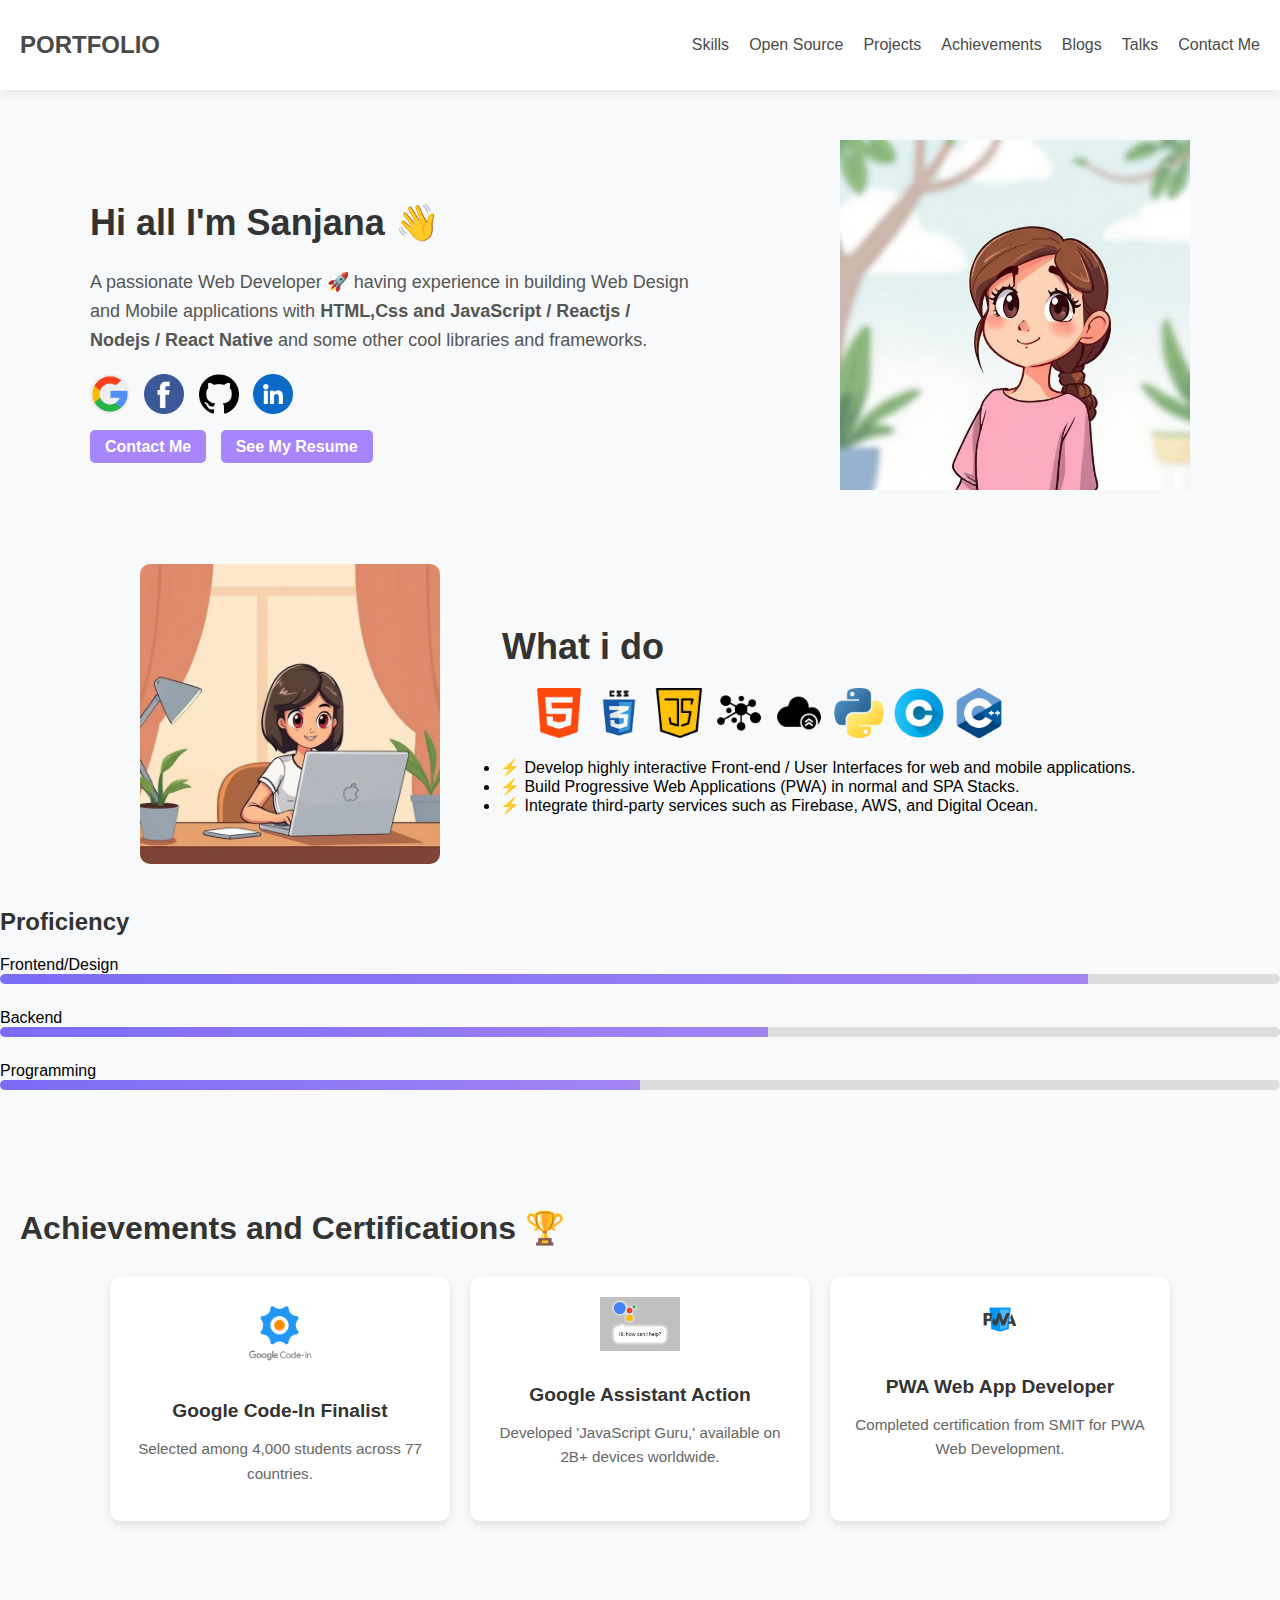
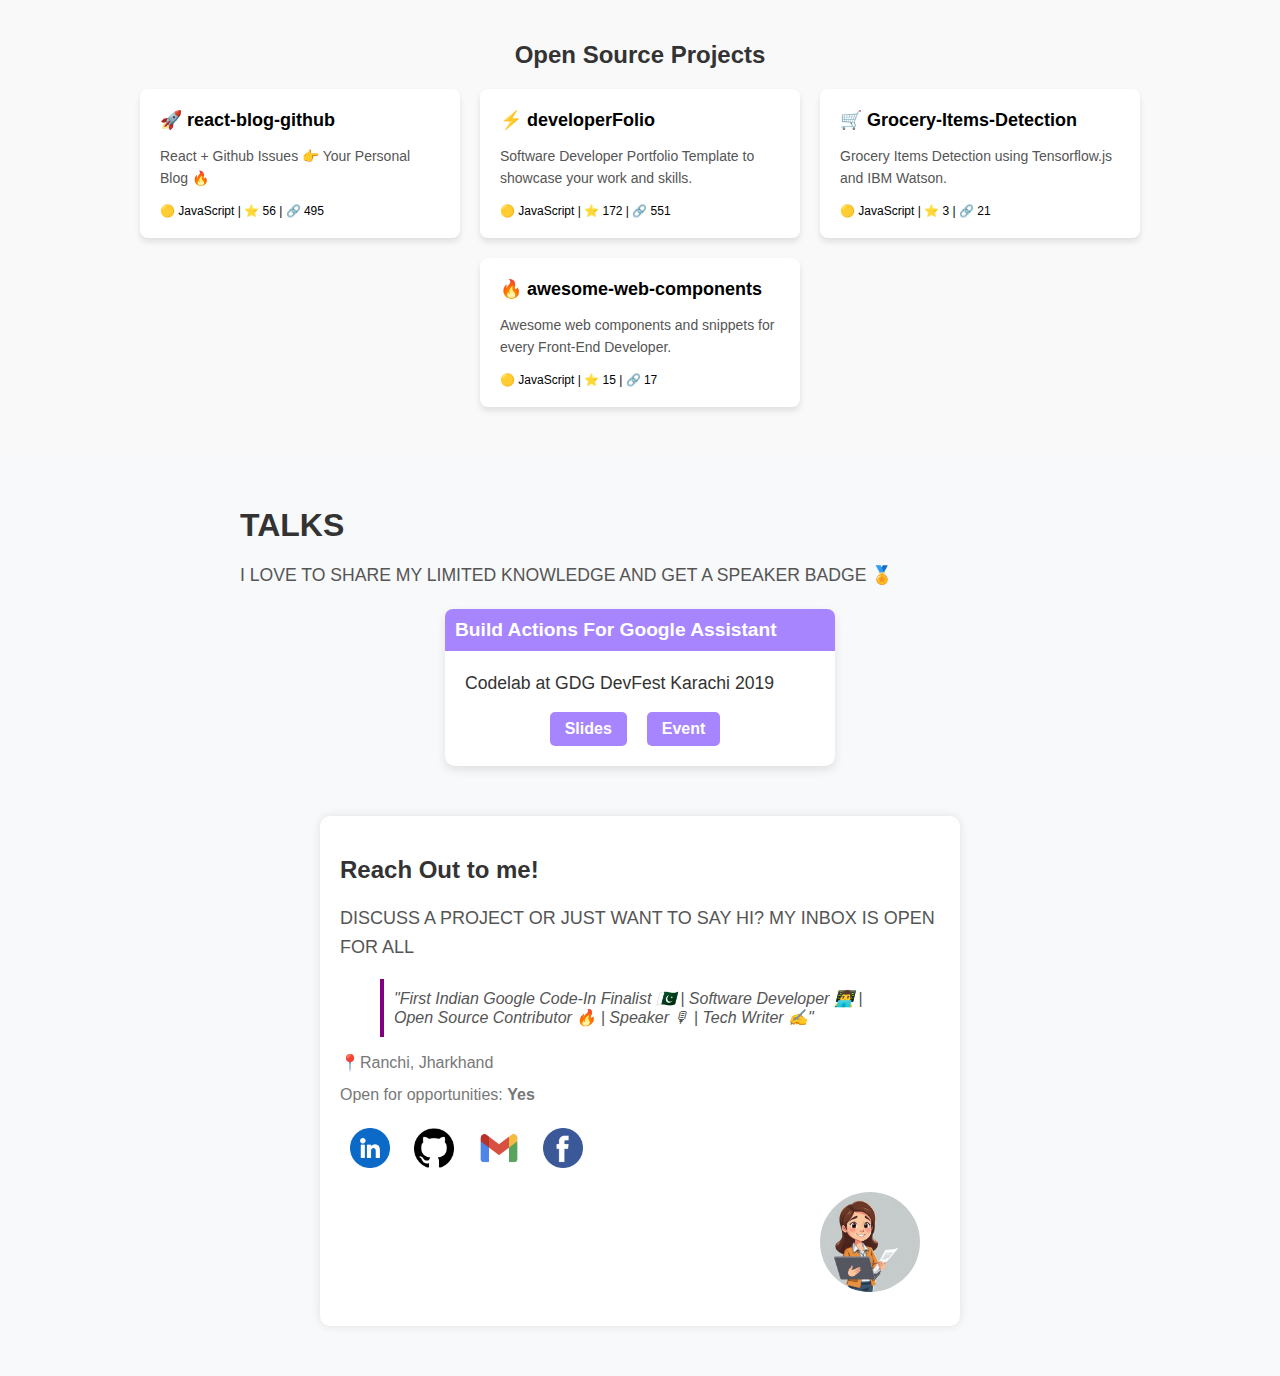
<file: CodeSoft/TASK1/index.html>
<!DOCTYPE html>
<html lang="en">
<head>
    <meta charset="UTF-8">
    <meta name="viewport" content="width=device-width, initial-scale=1.0">
    <title>Saad Pasta - Portfolio</title>
    <link rel="stylesheet" href="style.css">
</head>
<body>
    <header>
        <nav>
            <div class="logo">PORTFOLIO</div>
            <ul>
                <li><a href="#">Skills</a></li>
                <li><a href="#">Open Source</a></li>
                <li><a href="#">Projects</a></li>
                <li><a href="#">Achievements</a></li>
                <li><a href="#">Blogs</a></li>
                <li><a href="#">Talks</a></li>
                <li><a href="#">Contact Me</a></li>
            </ul>
        </nav>
    </header>

    <section class="hero">
        <div class="content">
            <h1>Hi all I'm Sanjana <span>👋</span></h1>
            <p>A passionate Web Developer 🚀 having experience in building Web Design and Mobile applications with <b>HTML,Css  and JavaScript / Reactjs / Nodejs / React Native</b> and some other cool libraries and frameworks.</p>
            <div class="social-icons">
                <a href="#"><img src="google.png" alt="Google"></a>
                <a href="#"><img src="facebook (1).png" alt="Facebook"></a>
                <a href="#"><img src="github.png" alt="GitHub"></a>
                <a href="#"><img src="linkedin.png" alt="LinkedIn"></a>
            </div>
            <div class="buttons">
                <a href="#" class="btn">Contact Me</a>
                <a href="#" class="btn resume">See My Resume</a>
            </div>
        </div>
        <div class="illustration">
            <img src="Profile.jpeg" alt="Illustration">
        </div>
    </section>

    <section id="skills">
        <div class="skills-container">
            <div class="skills-image">
             <img src="What i do.jpeg" alt="">
            </div>
            <div class="skills-content">
        <h1>What i do</h1>
        <div class="tech-icons">
            <img src="html-5.png" alt="HTML5">
            <img src="css3.png" alt="CSS3">
            <img src="java-script.png" alt="JavaScript">
            <img src="nodes.png" alt="Node.js">
            <img src="chevron.png" alt="AWS">
            <img src="python.png" alt="Python">
            <img src="letter-c.png" alt="C">
            <img src="c-.png" alt="C++">
        </div>
        <ul>
            <li>⚡ Develop highly interactive Front-end / User Interfaces for web and mobile applications.</li>
            <li>⚡ Build Progressive Web Applications (PWA) in normal and SPA Stacks.</li>
            <li>⚡ Integrate third-party services such as Firebase, AWS, and Digital Ocean.</li>
        </ul>
    </div>
    </div>
    </section>
    <!--<section id="experience">
    <div class="experience-container">
        <h1>Experience</h1>
        <div class="experience-item">
            <h3>Web Developer</h3>
            <p>Worked on frontend and backend development, integrating third-party services like Firebase and AWS.</p>
        </div>
        <div class="experience-item">
            <h3>Graphic Designer</h3>
            <p>Designed UI/UX elements, branding, and responsive layouts.</p>
        </div>
        <div class="exp-img">
            <img src="Proficiency.jpeg" alt="">
        </div>
    </div>
    </section>-->

    <div class="proficiency">
        <h2>Proficiency</h2>
        
        <div class="skill">
            <span>Frontend/Design</span>
            <div class="progress-bar">
                <div class="progress" style="width:85%;"></div>
            </div>
        </div>
    
        <div class="skill">
            <span>Backend</span>
            <div class="progress-bar">
                <div class="progress" style="width:60%;"></div>
            </div>
        </div>
    
        <div class="skill">
            <span>Programming</span>
            <div class="progress-bar">
                <div class="progress" style="width: 50%;"></div>
            </div>
        </div>
    </div>


    <section class="achievements">
        <h2>Achievements and Certifications <span>🏆</span></h2>
    
        <div class="certifications-container">
            <div class="cert-card">
                <img src="Google-code.png" alt="Google Code-In">
                <h3>Google Code-In Finalist</h3>
                <p>Selected among 4,000 students across 77 countries.</p>
            </div>
    
            <div class="cert-card">
                <img src="google assistant.jpg" alt="Google Assistant">
                <h3>Google Assistant Action</h3>
                <p>Developed 'JavaScript Guru,' available on 2B+ devices worldwide.</p>
            </div>
    
            <div class="cert-card">
                <img src="pwa-logo.png" alt="PWA Developer">
                <h3>PWA Web App Developer</h3>
                <p>Completed certification from SMIT for PWA Web Development.</p>
            </div>
        </div>
    </section>
    <section id="open-source-projects">
        <h2>Open Source Projects</h2>
        <div class="projects-container">
            <div class="project-card">
                <h3>🚀 react-blog-github</h3>
                <p>React + Github Issues 👉 Your Personal Blog 🔥</p>
                <span>🟡 JavaScript | ⭐ 56 | 🔗 495</span>
            </div>
            <div class="project-card">
                <h3>⚡ developerFolio</h3>
                <p>Software Developer Portfolio Template to showcase your work and skills.</p>
                <span>🟡 JavaScript | ⭐ 172 | 🔗 551</span>
            </div>
            <div class="project-card">
                <h3>🛒 Grocery-Items-Detection</h3>
                <p>Grocery Items Detection using Tensorflow.js and IBM Watson.</p>
                <span>🟡 JavaScript | ⭐ 3 | 🔗 21</span>
            </div>
            <div class="project-card">
                <h3>🔥 awesome-web-components</h3>
                <p>Awesome web components and snippets for every Front-End Developer.</p>
                <span>🟡 JavaScript | ⭐ 15 | 🔗 17</span>
            </div>
        </div>
    </section>
    <section class="talks">
        <h2>TALKS</h2>
        <p>I LOVE TO SHARE MY LIMITED KNOWLEDGE AND GET A SPEAKER BADGE 🏅</p>
        
        <div class="talk-card">
            <h3>Build Actions For Google Assistant</h3>
            <p>Codelab at GDG DevFest Karachi 2019</p>
            <div class="talk-buttons">
                <a href="#" class="btn">Slides</a>
                <a href="#" class="btn">Event</a>
            </div>
        </div>
    </section>
    <section class="contact">
        <div class="container">
            <h2>Reach Out to me!</h2>
            <p>DISCUSS A PROJECT OR JUST WANT TO SAY HI? MY INBOX IS OPEN FOR ALL</p>
            <blockquote>
                "First Indian Google Code-In Finalist 🇵🇰 | Software Developer 👨‍💻 | 
                Open Source Contributor 🔥 | Speaker 🎙 | Tech Writer ✍"
            </blockquote>

            <div class="location">
                <span>📍Ranchi, Jharkhand</span>
            </div>
            
            <p class="availability">Open for opportunities: <strong>Yes</strong></p>

            <div class="social-links">
                <a href="#"><img src="linkedin.png" alt="LinkedIn"></a>
                <a href="#"><img src="github.png" alt="GitHub"></a>
                <a href="#"><img src="communication.png" alt="Gmail"></a>
                <a href="#"><img src="facebook (1).png" alt="Facebook"></a>
            </div>

            <div class="profile-pic">
                <img src="Proficiency.jpeg" alt="Profile Picture">
            </div>
        </div>
    </section>

</body>
</html>
</file>
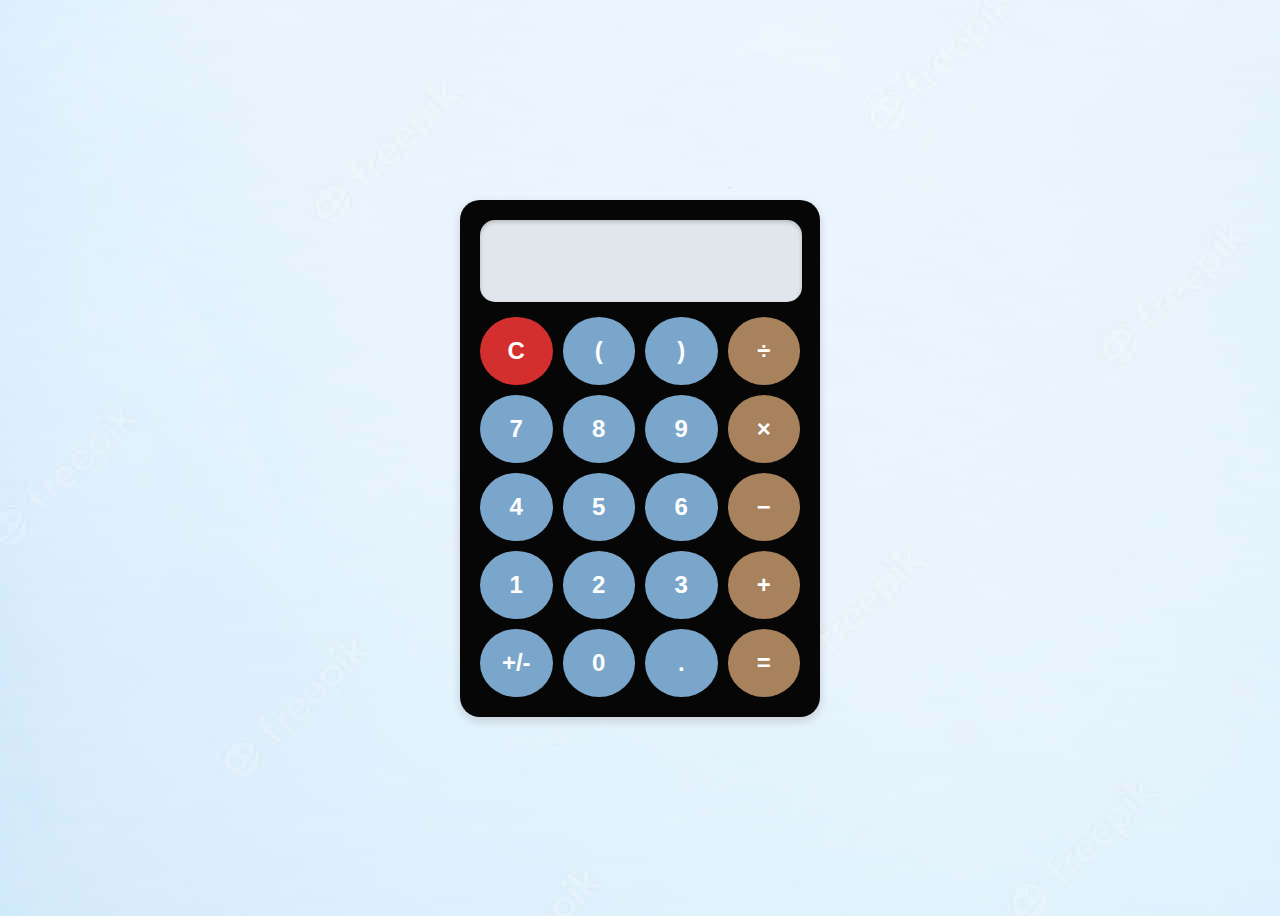
<file: CodeSoft/TASK3/index3.html>
<!DOCTYPE html>
<html lang="en">
<head>
    <meta charset="UTF-8">
    <meta name="viewport" content="width=device-width, initial-scale=1.0">
    <title>CALCULATOR</title>
    <link rel="stylesheet" href="style3.css">

</head>
<body>
    <div class="calculator">
        <input type="text" class="display" id="display" disabled>
        <div class="buttons">
            <button class="clear" onclick="clearDisplay()">C</button>
            <button onclick="appendToDisplay('(')">(</button>
            <button onclick="appendToDisplay(')')">)</button>
            <button class="operator" onclick="appendToDisplay('/')">&divide;</button>
            <button onclick="appendToDisplay('7')">7</button>
            <button onclick="appendToDisplay('8')">8</button>
            <button onclick="appendToDisplay('9')">9</button>
            <button class="operator" onclick="appendToDisplay('*')">&times;</button>
            <button onclick="appendToDisplay('4')">4</button>
            <button onclick="appendToDisplay('5')">5</button>
            <button onclick="appendToDisplay('6')">6</button>
            <button class="operator" onclick="appendToDisplay('-')">&minus;</button>
            <button onclick="appendToDisplay('1')">1</button>
            <button onclick="appendToDisplay('2')">2</button>
            <button onclick="appendToDisplay('3')">3</button>
            <button class="operator" onclick="appendToDisplay('+')">&plus;</button>
            <button onclick="appendToDisplay('+/-')">+/-</button>
            <button onclick="appendToDisplay('0')">0</button>
            <button onclick="appendToDisplay('.')">.</button>
            <button class="equals" onclick="calculate()">=</button>
        </div>
    </div>
    <script src="script3.js">
    </script>
</body>
</html>
</file>
<file: CodeSoft/TASK1/style.css>
/* Global Styles */
body {
    font-family: Arial, sans-serif;
    margin: 0;
    padding: 0;
    background-color: #f8f9fa;
}

/* Navigation */
nav {
    display: flex;
    justify-content: space-between;
    align-items: center;
    padding: 20px;
    background: white;
    box-shadow: 0px 2px 10px rgba(0, 0, 0, 0.1);
}

.logo {
    font-size: 24px;
    font-weight: bold;
    color: #4A4A4A;
}
.logo:hover{

    text-shadow: #974545;
}
nav ul {
    list-style: none;
    display: flex;
    gap: 20px;
}

nav ul li {
    display: inline;
}

nav ul li a {
    text-decoration: none;
    color: #4A4A4A;
    font-weight: 500;
}

/* Hero Section */
.hero {
    display: flex;
    align-items: center;
    justify-content: space-between;
    padding: 50px;
    max-width: 1100px;
    margin: auto;
}

.content {
    max-width: 600px;
}

h1 {
    font-size: 36px;
    color: #333;
}

p {
    font-size: 18px;
    color: #555;
    line-height: 1.6;
}

/* Social Icons */
.social-icons {
    margin: 20px 0;
}

.social-icons a img {
    width: 40px;
    margin-right: 10px;
    transition: transform 0.3s;
}

.social-icons a img:hover {
    transform: scale(1.1);
}

/* Buttons */
.buttons {
    margin-top: 20px;
}

.btn {
    padding: 10px 20px;
    text-decoration: none;
    font-weight: bold;
    border-radius: 5px;
    color: white;
    background-color: #6C63FF;
    margin-right: 10px;
    transition: 0.3s;
}

.btn:hover {
    background-color: #534ED9;
}

.resume {
    background-color: #FF6584;
}

.resume:hover {
    background-color: #D84C6A;
}

/* Illustration */
.illustration img {
    width: 350px;
    max-width: 100%;
}
#skills {
    padding: 20px;
    background: #f8f9fa;
}
.skills-container{
    display: flex;
    align-items:center;
    justify-content: space-between;
    max-width: 1000px;
    margin: auto;
}
.skills-container h1{
    display:flex;
    justify-content:right;
    flex-wrap:wrap;
    gap:1px;
    margin-bottom:20px;
    margin-right:70%;
}

.skills-image img{
    width: 300px;
    border-radius: 10px;
}
.skills-content{
    flex: 1;
    padding-left: 20px;
}
.tech-icons {
    display: flex;
    justify-content: right;
    flex-wrap: wrap;
    gap:10px;
    margin-bottom: 20px;
    margin-right:20%;
}

.tech-icons img {
    width: 50px;
    height: 50px;
}
/*
.experience {
    margin-top: 50px;
    padding: 50px;
    background-color: #f9f9f9;
    border-radius: 10px;
    max-width: 60px;
    font-size: 36px; 
    
}
.experience-container{
    flex-direction: column;
    text-align: left;
}



.experience h1{
    font-size: 24px;
    color: #333;
    margin-bottom: 200px;
    margin-top: 10px;

}
.experience-item {
    background: white;
    padding: 15px;
    margin-bottom: 20px;
    border-left: 4px solid #6a5acd;
    border-radius: 105px;
    height: fit-content;
    width: 47%;
    box-shadow: 2px 2px 10px rgba(0, 0, 0, 0.1);
}

.experience-item h3 {
    font-size: 18px;
    margin-bottom: 5px;
    color: #444;
}

.experience-item p {
    font-size: 14px;
    color: #666;
}
  */
  .proficiency {
    font-family: Arial, sans-serif;
}

.skill {
    margin-bottom: 25px;

}

.progress-bar {
    background: #ddd;
    border-radius: 10px;
    width: 100%;
    height: 10px;
    overflow: hidden;
}

.progress {
    height: 100%;
    background: linear-gradient(90deg, #7b6cf6, #a384f3);
    transition: width 1s ease-in-out;
}

/* Achievements Section */
.achievements {
    padding: 50px 20px;
}

.achievements h2 {
    font-size: 2em;
    color: #333;
}

.achievements p {
    color: #666;
    font-size: 1.1em;
}

/* Certifications Container */
.certifications-container {
    display: flex;
    justify-content: center;
    flex-wrap: wrap;
    gap: 20px;
    margin-top: 30px;
}

/* Certification Card */
.cert-card {
    background: white;
    padding: 20px;
    border-radius: 10px;
    box-shadow: 0 4px 8px rgba(0, 0, 0, 0.1);
    max-width: 300px;
    text-align: center;
    transition: transform 0.3s ease-in-out;
}

.cert-card:hover {
    transform: translateY(-5px);
}

.cert-card img {
    width: 80px;
    height: auto;
    margin-bottom: 10px;
}

.cert-card h3 {
    font-size: 1.2em;
    color: #333;
    margin-bottom: 10px;
}

.cert-card p {
    font-size: 0.95em;
    color: #555;
}
#open-source-projects {
    padding: 50px;
    text-align: center;
    background: #f9f9f9;
}

.projects-container {
    display: flex;
    flex-wrap: wrap;
    justify-content: center;
    gap: 20px;
}

.project-card {
    background: #fff;
    padding: 20px;
    border-radius: 8px;
    box-shadow: 0 4px 6px rgba(0, 0, 0, 0.1);
    width: 280px;
    text-align: left;
}

.project-card h3 {
    margin: 0;
    font-size: 18px;
}

.project-card p {
    font-size: 14px;
    color: #555;
}

.project-card span {
    display: block;
    margin-top: 10px;
    font-size: 12px;
    color: #777;
}

/* Talks Section */
.talks {
    margin: 50px auto;
    max-width: 800px;
}

.talks h2 {
    font-size: 2em;
    font-weight: bold;
    margin-bottom: 10px;
}

.talks p {
    color: #555;
    font-size: 1.1em;
    margin-bottom: 20px;
}

/* Talk Card */
.talk-card {
    background: #fff;
    padding: 20px;
    border-radius: 10px;
    box-shadow: 0px 4px 10px rgba(0, 0, 0, 0.1);
    width: 350px;
    margin: 0 auto;
}

.talk-card h3 {
    background: #a785ff;
    color: white;
    padding: 10px;
    border-radius: 8px 8px 0 0;
    margin: -20px -20px 15px -20px;
    font-size: 1.2em;
}

.talk-card p {
    color: #333;
    margin-bottom: 15px;
}

/* Buttons */
.talk-buttons {
    display: flex;
    justify-content: center;
    gap: 10px;
}

.btn {
    text-decoration: none;
    background: #a785ff;
    color: white;
    padding: 8px 15px;
    border-radius: 5px;
    font-size: 1em;
    transition: 0.3s;
}

.btn:hover {
    background: #8a5ef0;
}
.container {
    max-width: 600px;
    background: #fff;
    margin: 50px auto;
    padding: 20px;
    border-radius: 10px;
    box-shadow: 0px 0px 10px rgba(0, 0, 0, 0.1);
}

h2 {
    color: #333;
}

blockquote {
    font-style: italic;
    color: #555;
    padding: 10px;
    border-left: 4px solid purple;
}

.location, .availability {
    font-size: 16px;
    color: #777;
    margin-top: 10px;
}

.social-links {
    margin: 20px 0;
}

.social-links a img {
    width: 40px;
    margin: 0 10px;
    transition: 0.3s;
}

.social-links a img:hover {
    transform: scale(1.1);
}

.profile-pic img {
    width: 100px;
    border-radius: 50%;
    margin-left: 480px;
    margin-bottom: 10px;
    border: 3px solid purple;
}
</file>
<file: CodeSoft/TASK3/style3.css>
body {
    display: flex;
    justify-content: center;
    align-items: center;
    height: 100vh;
    background-image: url(calculator.jpg);
}
.calculator {
    width: 320px;
    background:#060606;

    padding: 20px;
    border-radius: 20px;
    box-shadow: 0 4px 10px rgba(77, 67, 67, 0.2);
    text-align: center;
}
.display {
    width: 100%;
    height: 80px;
    margin-bottom: 15px;
    font-size: 2em;
    text-align: right;
    padding:1px;
    border: none;
    border-radius:15px;
    background-color: rgb(224, 230, 235);
    color: rgb(50, 46, 40);
    box-shadow: inset 0 2px 4px rgba(0, 0, 0, 0.2);
}
.buttons {
    display: grid;
    grid-template-columns: repeat(4, 1fr);
    gap: 10px;
}
button {
    padding: 20px;
    font-size: 1.5em;
    border: none;
    background: #7ba6cb;
    cursor: pointer;
    border-radius: 50%;
    color: white;
    font-weight: bold;
}
button:hover {
    background: #333;
}
.operator {
    background: #a7825d;
} 
.clear {
    background: #d32f2f;
    
}
.equals {
    background: #a7825d;
    color: white;
}
</file>
